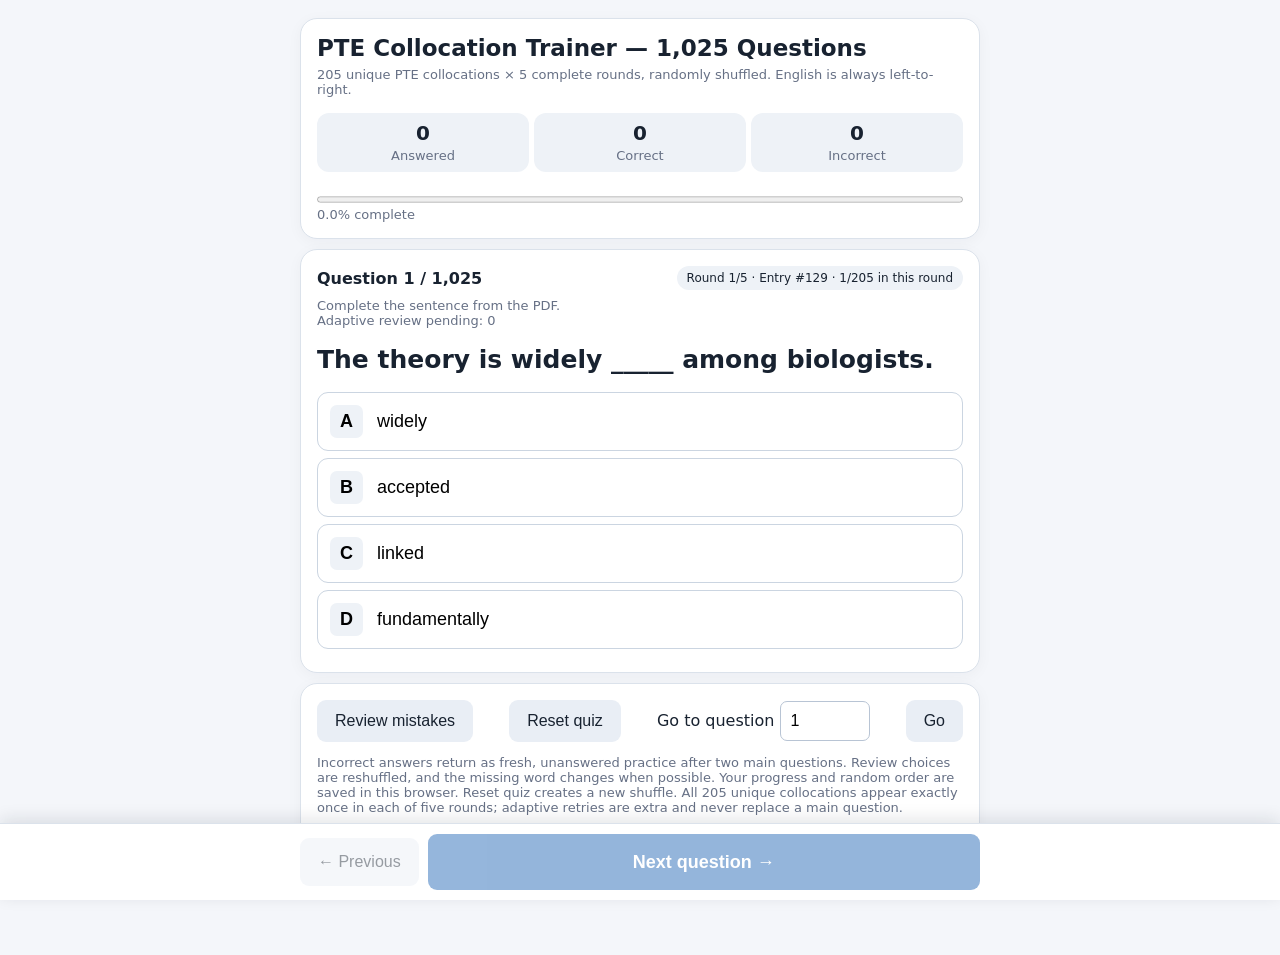
<file: index.html>
<!doctype html><html lang="en" dir="ltr"><head><meta charset="utf-8"><meta name="viewport" content="width=device-width,initial-scale=1"><title>PTE Trainer - Verified v6</title><style>*{box-sizing:border-box}body{font:16px system-ui,Arial,sans-serif;background:#f4f6fa;color:#182230;margin:0;padding:8px 10px 100px;direction:ltr;text-align:left}.wrap{max-width:680px;margin:auto}.card{background:white;border:1px solid #dbe2eb;border-radius:17px;padding:16px;margin:10px 0;box-shadow:0 3px 15px #1018280a}h1{font-size:23px;margin:0 0 6px}.muted{color:#667085;font-size:13px}.stats{display:grid;grid-template-columns:repeat(3,1fr);gap:10px}.stat{background:#eef2f7;border-radius:12px;padding:13px;text-align:center}.stat b{display:block;font-size:24px}progress{width:100%;height:13px;accent-color:#1264bd}.question{font-size:clamp(19px,5vw,25px);font-weight:650;line-height:1.45;direction:ltr;text-align:left;margin:14px 0;overflow-wrap:anywhere}.option{display:flex;gap:14px;align-items:center;width:100%;background:white;border:1.5px solid #cbd5e1;border-radius:11px;padding:12px;margin:7px 0;text-align:left;direction:ltr;font-size:18px;cursor:pointer}.option:disabled{cursor:default;opacity:1;color:#182230}.option.good{border-color:#13966b;background:#eaf8f1}.option.bad{border-color:#d64b4b;background:#fff0f0}.key{font-weight:700;background:#eef2f7;border-radius:7px;padding:6px 10px}button.action{border:0;background:#145db1;color:white;padding:12px 18px;border-radius:9px;font-size:16px;cursor:pointer}button.secondary{background:#e9eef5;color:#182230}button:disabled{opacity:.45;cursor:default}.controls{display:flex;gap:9px;flex-wrap:wrap;align-items:center;justify-content:space-between}.feedback{border-left:4px solid #159267;background:#f3f8f5;padding:14px;border-radius:7px;margin:15px 0}.feedback.error{border-left-color:#d64b4b;background:#fff4f4}.explanation{direction:ltr;text-align:left;font-size:15px}.hidden{display:none}input{width:90px;padding:10px;border:1px solid #b8c4d4;border-radius:7px;font-size:16px}#reviewList{max-height:360px;overflow:auto}.small{font-size:13px}.pill{border-radius:20px;background:#eef2f7;padding:5px 10px;font-size:12px} .navdock{position:fixed;bottom:0;left:0;right:0;z-index:20;background:#fffffffa;backdrop-filter:blur(10px);border-top:1px solid #dbe2eb;padding:10px max(12px, calc((100vw - 680px)/2)) calc(10px + env(safe-area-inset-bottom));margin-top:10px;box-shadow:0 -4px 16px #1018281c}.navdock #next{min-height:56px;flex:1;font-weight:750;font-size:18px}.navdock #prev{min-height:48px}.feedback{margin:9px 0;padding:10px}.feedback p{margin:7px 0}.stats{gap:5px}.stat{padding:8px}.stat b{font-size:20px}.option{min-height:52px}.question{min-height:0}@media(max-width:480px){h1{font-size:20px}.card{border-radius:14px}.pill{font-size:11px}.controls{gap:7px}.navdock #prev{padding:10px;font-size:13px}} </style></head><body><main class="wrap"><div class="card"><h1>PTE Collocation Trainer — 1,000 Questions</h1><div class="muted">200 numbered entries from your PDF × 5 appearances, shuffled throughout. English is always left-to-right.</div><div class="stats" style="margin:16px 0"><div class="stat"><b id="done">0</b><span class="muted">Answered</span></div><div class="stat"><b id="right">0</b><span class="muted">Correct</span></div><div class="stat"><b id="wrong">0</b><span class="muted">Incorrect</span></div></div><progress id="bar" max="1000" value="0"></progress><div class="muted" id="pct">0% complete</div></div><section class="card" id="quiz"><div class="controls"><strong id="number"></strong><span class="pill" id="source"></span></div><div class="muted" style="margin-top:8px">Complete the sentence from the PDF.</div><div id="reviewStatus" class="muted small"></div><div class="question" id="prompt"></div><div id="options"></div><div id="feedback" class="feedback hidden" aria-live="polite"></div><div class="controls navdock"><button class="action secondary" id="prev">← Previous</button><button class="action" id="next">Next question →</button></div></section><section class="card"><div class="controls"><button class="action secondary" id="review">Review mistakes</button><button class="action secondary" id="reset">Reset quiz</button><label>Go to question <input id="jump" type="number" min="1" max="1000" value="1"></label><button class="action secondary" id="go">Go</button></div><div id="reviewList" class="hidden"></div><p class="muted small">Incorrect answers return as fresh, unanswered practice after approximately four questions. Review choices are reshuffled, and the missing word changes when possible. Your progress is saved when browser storage is available. Use Reset quiz if an older saved session is stuck. The same 200 numbered entries are used exactly five times. Each of the 200 PDF entries is tested five times using its complete original example sentence. Repetitions may reuse the same sentence.</p></section></main><script>
const source=[[1, "significant impact"], [2, "growing concern"], [3, "widespread belief"], [4, "crucial role"], [5, "key factor"], [6, "fundamental principle"], [7, "major challenge"], [8, "potential benefits"], [9, "extensive research"], [10, "robust evidence"], [11, "common practice"], [12, "urgent need"], [13, "comprehensive review"], [14, "broad consensus"], [15, "substantial increase"], [16, "rapid growth"], [17, "critical issue"], [18, "vital importance"], [19, "complex process"], [20, "long-term effects"], [21, "short-term gains"], [22, "primary source"], [23, "secondary source"], [24, "central argument"], [25, "leading cause"], [26, "distinct advantage"], [27, "inherent risk"], [28, "remarkable achievement"], [29, "lasting impact"], [30, "immediate consequences"], [31, "valuable insights"], [32, "reasonable explanation"], [33, "plausible hypothesis"], [34, "compelling argument"], [35, "severe limitations"], [36, "notable exception"], [37, "striking contrast"], [38, "significant challenge"], [39, "relevant information"], [40, "accurate data"], [41, "sustainable development"], [42, "valuable insights"], [43, "academic performance"], [44, "economic growth"], [45, "cultural diversity"], [46, "global trade"], [47, "social inequality"], [48, "public awareness"], [49, "human behaviour"], [50, "natural resources"], [51, "conduct research"], [52, "raise awareness"], [53, "reach a consensus"], [54, "reach a conclusion"], [55, "draw a conclusion"], [56, "draw attention"], [57, "provide evidence"], [58, "provide insight"], [59, "play a role"], [60, "pose a threat"], [61, "pose a challenge"], [62, "take action"], [63, "take measures"], [64, "make progress"], [65, "make a decision"], [66, "make a contribution"], [67, "express an opinion"], [68, "carry out a study"], [69, "gather information"], [70, "obtain permission"], [71, "launch a campaign"], [72, "implement a policy"], [73, "adopt an approach"], [74, "achieve a goal"], [75, "meet a target"], [76, "meet demand"], [77, "meet a need"], [78, "overcome obstacles"], [79, "tackle a problem"], [80, "address an issue"], [81, "face challenges"], [82, "solve a problem"], [83, "ask a question"], [84, "answer a question"], [85, "raise a question"], [86, "give an example"], [87, "set an example"], [88, "follow a pattern"], [89, "break a record"], [90, "save time"], [91, "save money"], [92, "spend time"], [93, "gain experience"], [94, "gain access"], [95, "lose interest"], [96, "pay attention"], [97, "take responsibility"], [98, "take advantage"], [99, "take risks"], [100, "meet expectations"], [101, "climate change"], [102, "population growth"], [103, "market demand"], [104, "consumer behaviour"], [105, "policy framework"], [106, "research findings"], [107, "data analysis"], [108, "supply chain"], [109, "income inequality"], [110, "gender equality"], [111, "human rights"], [112, "public opinion"], [113, "government policy"], [114, "market value"], [115, "job opportunity"], [116, "life expectancy"], [117, "risk factor"], [118, "case study"], [119, "time frame"], [120, "role model"], [121, "peer pressure"], [122, "quality control"], [123, "customer service"], [124, "family background"], [125, "decision-making"], [126, "highly effective"], [127, "highly controversial"], [128, "widely recognised"], [129, "widely accepted"], [130, "deeply rooted"], [131, "deeply concerned"], [132, "closely linked"], [133, "closely related"], [134, "extremely important"], [135, "extremely difficult"], [136, "fundamentally different"], [137, "fundamentally changed"], [138, "significantly higher"], [139, "significantly lower"], [140, "perfectly suited"], [141, "entirely dependent"], [142, "partly responsible"], [143, "directly involved"], [144, "strongly influenced"], [145, "strictly prohibited"], [146, "relatively stable"], [147, "remarkably similar"], [148, "increasingly popular"], [149, "readily available"], [150, "universally acknowledged"], [151, "aware of"], [152, "consistent with"], [153, "responsible for"], [154, "subject to"], [155, "dependent on"], [156, "opposed to"], [157, "relevant to"], [158, "similar to"], [159, "essential to"], [160, "vulnerable to"], [161, "capable of"], [162, "typical of"], [163, "critical of"], [164, "familiar with"], [165, "different from"], [166, "compatible with"], [167, "accessible to"], [168, "beneficial to"], [169, "suitable for"], [170, "proud of"], [171, "contribute to"], [172, "result in"], [173, "rely on"], [174, "depend on"], [175, "account for"], [176, "focus on"], [177, "refer to"], [178, "deal with"], [179, "cope with"], [180, "benefit from"], [181, "suffer from"], [182, "participate in"], [183, "engage in"], [184, "agree with"], [185, "apply for"], [186, "consist of"], [187, "succeed in"], [188, "interfere with"], [189, "specialise in"], [190, "care for"], [191, "an increase in"], [192, "a decline in"], [193, "a rise in"], [194, "a fall in"], [195, "approach to"], [196, "access to"], [197, "demand for"], [198, "response to"], [199, "lack of"], [200, "alternative to"]];
source[source.findIndex(([id])=>id===42)]=[42,"clear distinction"];
source.push([201,"strong correlation"],[202,"practical implications"],[203,"empirical evidence"],[204,"address concerns"],[205,"broaden horizons"]);
function makeRand(seed){return()=>{seed=(Math.imul(seed,1664525)+1013904223)>>>0;return seed/4294967296}}
const STORAGE_VERSION='v8';
const ORDER_SEED_KEY='pte_order_seed_v8';
const REVIEW_INTERVAL=2;
function newSeed(){const values=new Uint32Array(1);if(globalThis.crypto?.getRandomValues){globalThis.crypto.getRandomValues(values);return values[0]}return(Date.now()^Math.floor(Math.random()*4294967296))>>>0}
let quizSeed;try{const storedSeed=localStorage.getItem(ORDER_SEED_KEY);quizSeed=storedSeed===null?NaN:Number(storedSeed);if(!Number.isInteger(quizSeed)||quizSeed<0||quizSeed>4294967295){quizSeed=newSeed();localStorage.setItem(ORDER_SEED_KEY,String(quizSeed))}}catch(e){quizSeed=newSeed()}
const random=makeRand(quizSeed);
const entries=source.map(([id,p])=>({id,p,group:id<=50?0:id<=100?1:id<=125?2:id<=150?3:id<=170?4:id<=190?5:6}));
const ROUND_SIZE=entries.length,TOTAL_QUESTIONS=ROUND_SIZE*5,LAST_INDEX=TOTAL_QUESTIONS-1;
let questions=[];for(let cycle=0;cycle<5;cycle++){let batch=entries.map(e=>({...e,cycle}));for(let i=batch.length-1;i>0;i--){let j=Math.floor(random()*(i+1));[batch[i],batch[j]]=[batch[j],batch[i]]}questions.push(...batch)}
const examples={"1": "The policy had a significant impact on poverty rates.", "2": "There is growing concern about data privacy.", "3": "There is a widespread belief that exercise improves mood.", "4": "Bees play a crucial role in pollination.", "5": "Education is a key factor in economic mobility.", "6": "Equality is a fundamental principle of democratic societies.", "7": "Climate change poses a major challenge for coastal cities.", "8": "Researchers highlighted the potential benefits of AI in medicine.", "9": "Extensive research has linked sleep to memory consolidation.", "10": "There is robust evidence that smoking causes lung disease.", "11": "Recycling has become a common practice in modern cities.", "12": "There is an urgent need for investment in public transport.", "13": "The report provides a comprehensive review of the sector.", "14": "There is a broad consensus among scientists on this issue.", "15": "The data showed a substantial increase in solar installations.", "16": "The region has seen rapid growth in its technology sector.", "17": "Water scarcity is a critical issue in arid regions.", "18": "Sleep is of vital importance for cognitive performance.", "19": "Protein synthesis is a complex process.", "20": "The study examined the long- term effects of early education.", "21": "Short-term gains often come at the cost of long-term stability.", "22": "Solar energy is a primary source of renewable power.", "23": "Journal articles are secondary sources in historical research.", "24": "The central argument of the paper is well-supported.", "25": "Smoking is a leading cause of preventable death.", "26": "Electric vehicles offer a distinct advantage in emissions.", "27": "There is an inherent risk in any new technology.", "28": "The telescope's launch was a remarkable achievement.", "29": "The reforms had a lasting impact on public education.", "30": "The storm had immediate consequences for local infrastructure.", "31": "The report offered valuable insights into consumer trends.", "32": "The researcher provided a reasonable explanation for the results.", "33": "The plausible hypothesis is that temperature drives migration.", "34": "The author makes a compelling argument for reform.", "35": "The study had severe limitations in sample size.", "36": "Denmark is a notable exception to this European trend.", "37": "There is a striking contrast between urban and rural outcomes.", "38": "Retention of older workers remains a significant challenge.", "39": "The report contains all the relevant information.", "40": "The analysis requires accurate data from multiple sources.", "41": "Sustainable development balances growth with environmental care.", "42": "The report offered valuable insights into consumer trends.", "43": "Sleep quality is linked to academic performance.", "44": "Economic growth has slowed in several advanced economies.", "45": "Cultural diversity is a strength of modern universities.", "46": "Global trade patterns have shifted since 2020.", "47": "Social inequality remains a pressing concern.", "48": "Campaigns aim to raise public awareness of recycling.", "49": "Human behaviour is shaped by both genetics and environment.", "50": "Many economies depend heavily on natural resources.", "51": "The team conducted research on deep-sea ecosystems.", "52": "The initiative aims to raise awareness of mental health.", "53": "The committee reached a consensus after long debate.", "54": "The researchers reached a conclusion after three years.", "55": "We cannot yet draw a firm conclusion from limited data.", "56": "The study draws attention to inequality in healthcare.", "57": "The fossil record provides evidence of rapid evolution.", "58": "The research provides insight into consumer decision-making.", "59": "Language plays a role in shaping cultural identity.", "60": "Invasive species pose a threat to local biodiversity.", "61": "Aging populations pose a challenge for healthcare systems.", "62": "Governments must take action on climate change.", "63": "The company took measures to reduce emissions.", "64": "The team has made significant progress on the project.", "65": "Investors must make a decision based on available information.", "66": "She made a major contribution to the field.", "67": "Participants were invited to express an opinion.", "68": "Researchers carried out a study on urban sleep patterns.", "69": "The survey gathered information from 5,000 households.", "70": "Researchers obtained permission before contacting participants.", "71": "The charity launched a campaign to improve literacy.", "72": "The city implemented a policy to reduce plastic waste.", "74": "Most students struggle to achieve this goal without support.", "75": "The company failed to meet its emissions target.", "76": "Supply could not meet demand during the peak season.", "77": "The new service aims to meet a growing need.", "78": "Startups often have to overcome significant obstacles.", "79": "Policymakers must tackle the problem of affordable housing.", "80": "The report addresses the issue of workplace stress.", "81": "Rural hospitals face particular challenges with staffing.", "82": "Technology alone cannot solve this problem.", "83": "The journalist asked a direct question.", "84": "The spokesperson refused to answer the question.", "86": "Let me give an example of how this works in practice.", "87": "The CEO wanted to set an example through her actions.", "88": "The migration follows a predictable seasonal pattern.", "89": "The athlete broke the world record in 2023.", "90": "Using templates can save time during preparation.", "91": "Switching suppliers could save the business money.", "92": "They spend time reviewing every submission.", "93": "Interns gain valuable experience during placement.", "94": "Only authorised staff gain access to the database.", "95": "Students lose interest when lessons are not engaging.", "96": "Drivers must pay attention to road conditions.", "97": "Managers should take responsibility for their decisions.", "98": "Some companies take advantage of tax loopholes.", "99": "Successful entrepreneurs take calculated risks.", "100": "The film failed to meet audience expectations.", "101": "Climate change is reshaping coastal ecosystems.", "102": "Population growth places pressure on urban services.", "103": "Market demand for electric vehicles is rising quickly.", "104": "Consumer behaviour has shifted since the pandemic.", "105": "A robust policy framework is essential for implementation.", "106": "The research findings were published in Nature.", "107": "The report includes detailed data analysis.", "108": "Global supply chains were disrupted during the crisis.", "109": "Income inequality has widened in many developed economies.", "110": "Gender equality remains a key policy objective.", "112": "Public opinion has shifted on this issue.", "113": "Government policy has strongly favoured renewable energy.", "114": "The company's market value has doubled since 2022.", "115": "The region offers many job opportunities in technology.", "116": "Life expectancy has risen steadily in most countries.", "117": "Smoking is a major risk factor for heart disease.", "118": "The report includes a case study of Copenhagen.", "119": "The project has a tight time frame.", "120": "Teachers serve as role models for young students.", "121": "Peer pressure strongly influences adolescent behaviour.", "122": "Strict quality control is essential in manufacturing.", "123": "Good customer service builds brand loyalty.", "124": "Family background influences educational outcomes.", "125": "Decision-making under uncertainty is a core skill.", "126": "The intervention was highly effective.", "127": "The policy remains highly controversial.", "128": "Her work is widely recognised in the field.", "129": "The theory is widely accepted among biologists.", "130": "The tradition is deeply rooted in local culture.", "131": "Residents are deeply concerned about flooding.", "132": "The two variables are closely linked.", "133": "These species are closely related.", "134": "Early detection is extremely important.", "135": "Quitting smoking can be extremely difficult.", "136": "The two models are fundamentally different.", "137": "The internet has fundamentally changed how we communicate.", "138": "Rural infection rates were significantly higher.", "139": "The new design has significantly lower energy use.", "140": "The soil is perfectly suited to vineyards.", "141": "The region is entirely dependent on seasonal tourism.", "142": "Industrial emissions are partly responsible for smog.", "143": "The CEO was directly involved in the negotiations.", "144": "The painter was strongly influenced by Impressionism.", "145": "Smoking is strictly prohibited in all public buildings.", "146": "The economy has remained relatively stable", "147": "The two languages are remarkably similar.", "148": "Electric bikes are becoming increasingly popular.", "149": "Information is now readily available online.", "150": "The threat is universally acknowledged by experts.", "151": "Investors should be aware of the risks.", "152": "The data is consistent with earlier studies.", "153": "Local councils are responsible for waste collection.", "154": "All applications are subject to review.", "155": "The economy is dependent on seasonal tourism.", "156": "Many residents are opposed to the new proposal.", "157": "These findings are relevant to urban planners.", "158": "This method is similar to previous approaches.", "159": "Good sleep is essential to cognitive function.", "160": "Coastal cities are vulnerable to flooding.", "162": "This behaviour is typical of the species.", "163": "The report was critical of current regulations.", "164": "Students should be familiar with the format.", "165": "This approach is different from traditional methods.", "166": "The software is compatible with most systems.", "167": "The service is accessible to everyone.", "168": "Exercise is beneficial to both body and mind.", "169": "This material is suitable for outdoor use.", "170": "The team is proud of their achievement.", "171": "Regular exercise contributes to mental health.", "172": "The policy resulted in lower emissions.", "173": "Many communities rely on seasonal rainfall.", "174": "The outcome depends on cooperation.", "175": "This factor accounts for most of the variation.", "176": "The chapter focuses on industrial policy.", "177": "The author refers to several classic studies.", "178": "The book deals with environmental law.", "179": "Families struggle to cope with rising costs.", "180": "Students benefit from small class sizes.", "181": "Many elderly people suffer from chronic loneliness.", "182": "Students participate in weekly discussions.", "183": "Children engage in creative play naturally.", "184": "The critics largely agree with the conclusion.", "185": "Candidates must apply for a visa in advance.", "186": "The team consists of five researchers.", "187": "The startup succeeded in entering the market.", "188": "Noise can interfere with concentration.", "189": "The firm specialises in renewable energy.", "190": "The program cares for vulnerable children.", "191": "There was an increase in public investment.", "192": "The report showed a decline in readership.", "193": "A rise in global temperatures has been recorded.", "194": "A fall in employment followed the closures.", "195": "The new approach to treatment shows promise.", "196": "Equal access to education is a key objective.", "197": "Demand for sustainable products continues to grow.", "198": "The rapid response to the outbreak saved lives.", "199": "A lack of data hampered the investigation.", "200": "Cycling is a healthy alternative to driving.", "73": "The school adopted a new approach to assessment.", "85": "These results raise important questions about the method.", "111": "Human rights principles underpin the convention.", "161": "The new device is capable of measuring at nano-scale."};
Object.assign(examples,{42:"The report makes a clear distinction between correlation and causation.",201:"The study found a strong correlation between sleep and memory.",202:"These findings have practical implications for public policy.",203:"The claim is supported by empirical evidence from several studies.",204:"The revised policy addresses concerns raised by local residents.",205:"International study can broaden horizons and build confidence."});
questions=questions.map(q=>{
 const sentence=examples[q.id];const words=q.p.split(' ');
 let position=(q.cycle%2===0?words.length-1:0);
 let target=words[position];let pattern=sentence;let correct=target;
 const escaped=target.replace(/[.*+?^${}()|[\]\\]/g,'\\$&');
 let re=new RegExp('\\b'+escaped+'\\b','i');
 if(!re.test(sentence)){
  const forms={conduct:'conducted',raise:'raised',reach:'reached',draw:'draws',provide:'provides',play:'plays',pose:'poses',take:'took',make:'made',express:'expressed',carry:'carried',gather:'gathered',obtain:'obtained',launch:'launched',implement:'implemented',adopt:'adopted',achieve:'achieved',meet:'met',overcome:'overcome',tackle:'tackled',address:'addresses',face:'faces',solve:'solve',ask:'asked',answer:'answer',give:'give',set:'set',follow:'follows',break:'broke',save:'save',spend:'spend',gain:'gain',lose:'lose',pay:'pay',climate:'Climate',job:'job',source:'sources',opportunity:'opportunities',finding:'findings',risk:'risks',role:'roles',effect:'effects',consequence:'consequences',insight:'insights',question:'questions',challenge:'challenges',study:'study'};
  if(forms[target]){re=new RegExp('\\b'+forms[target]+'\\b','i');correct=forms[target]}
 }
 if(!re.test(sentence)){
   for(const w of words){const x=new RegExp('\\b'+w.replace(/[.*+?^${}()|[\]\\]/g,'\\$&')+'\\b','i');if(x.test(sentence)){re=x;correct=w;break}}
 }
 if(re.test(sentence)){pattern=sentence.replace(re,'_____')}
 else {pattern='Complete the collocation: '+words.map((w,i)=>i===position?'_____':w).join(' ')+' — Context: '+sentence;correct=target}
 let pool=[...new Set(entries.filter(e=>e.id!==q.id&&e.group===q.group).flatMap(e=>e.p.split(' ')).filter(w=>w.toLowerCase()!==correct.toLowerCase()&&w.length>1))];
 for(let i=pool.length-1;i>0;i--){let j=Math.floor(random()*(i+1));[pool[i],pool[j]]=[pool[j],pool[i]]}
 let opts=[correct,...pool.slice(0,3)];for(let i=opts.length-1;i>0;i--){let j=Math.floor(random()*(i+1));[opts[i],opts[j]]=[opts[j],opts[i]]}
 return {...q,correct,opts,prompt:pattern,sentence};
});
let reviewQueue=[];let reviewCounter=0;let activeReview=null;let reviewAnswer=null;let reviewVariant=null;let retrySerial=0;
function freshReview(q){
  const words=q.p.split(' ');
  const oldBlank=q.correct;
  const candidates=words.filter(w=>new RegExp('\\b'+w.replace(/[.*+?^${}()|[\]\\]/g,'\\$&')+'\\b','i').test(q.sentence));
  let target=candidates.find(w=>w.toLowerCase()!==String(oldBlank).toLowerCase())||candidates[0]||q.correct;
  let re=new RegExp('\\b'+target.replace(/[.*+?^${}()|[\]\\]/g,'\\$&')+'\\b','i');
  let prompt=re.test(q.sentence)?q.sentence.replace(re,'_____'):q.prompt;
  if(prompt===q.prompt&&candidates.length>1){target=candidates.find(w=>w.toLowerCase()!==q.correct.toLowerCase())||target;re=new RegExp('\\b'+target+'\\b','i');prompt=q.sentence.replace(re,'_____')}
  if(prompt===q.prompt)target=q.correct;
  const pool=[...new Set(entries.filter(e=>e.id!==q.id&&e.group===q.group).flatMap(e=>e.p.split(' ')).filter(w=>w.toLowerCase()!==target.toLowerCase()&&w.length>1))];
  let rand=makeRand(83471+retrySerial*37+q.id);
  for(let i=pool.length-1;i>0;i--){let j=Math.floor(rand()*(i+1));[pool[i],pool[j]]=[pool[j],pool[i]]}
  let opts=[target,...pool.slice(0,3)];for(let i=opts.length-1;i>0;i--){let j=Math.floor(rand()*(i+1));[opts[i],opts[j]]=[opts[j],opts[i]]}
  return {...q,correct:target,opts,prompt};
}
try{reviewQueue=JSON.parse(localStorage.getItem('pte_adaptive_queue_v4')||'[]');reviewCounter=Number(localStorage.getItem('pte_adaptive_counter_v4')||0)}catch(e){};let answers={};try{answers=JSON.parse(localStorage.getItem('pte_answers_v8')||'{}')}catch(e){};let current=0;try{current=Number(localStorage.getItem('pte_index_v8')||0)}catch(e){};if(!Array.isArray(reviewQueue))reviewQueue=[];if(!answers||typeof answers!=='object'||Array.isArray(answers))answers={};if(!(current>=0&&current<TOTAL_QUESTIONS))current=0;reviewQueue=[...new Set(reviewQueue.filter(x=>Number.isInteger(x)&&x>=0&&x<TOTAL_QUESTIONS&&answers[x]!==undefined&&answers[x]!==questions[x].correct))];if(!Number.isFinite(reviewCounter)||reviewCounter<0)reviewCounter=0;
const el=id=>document.getElementById(id);function save(){try{localStorage.setItem('pte_answers_v8',JSON.stringify(answers));localStorage.setItem('pte_index_v8',String(current));localStorage.setItem('pte_adaptive_queue_v4',JSON.stringify(reviewQueue));localStorage.setItem('pte_adaptive_counter_v4',String(reviewCounter))}catch(e){}}
function render(){const q=activeReview!==null?reviewVariant:questions[current],given=activeReview!==null?(reviewAnswer===null?undefined:reviewAnswer):answers[current];el('number').textContent=activeReview!==null?`Extra practice · Entry #${q.id}`:`Question ${current+1} / ${TOTAL_QUESTIONS.toLocaleString()}`;el('source').textContent=activeReview!==null?'Mistake reinforcement':`Round ${q.cycle+1}/5 · Entry #${q.id} · ${((current%ROUND_SIZE)+1)}/${ROUND_SIZE} in this round`;el('reviewStatus').textContent=`Adaptive review pending: ${reviewQueue.length}${activeReview!==null?' · Retry until correct':''}`;el('prompt').textContent=q.prompt;el('jump').value=current+1;el('jump').max=TOTAL_QUESTIONS;let opts=el('options');opts.innerHTML='';q.opts.forEach((option,i)=>{const b=document.createElement('button');b.className='option'+(given!==undefined?(option===q.correct?' good':option===given?' bad':''):'');b.disabled=given!==undefined;const k=document.createElement('span');k.className='key';k.textContent='ABCD'[i];b.append(k,document.createTextNode(option));b.onclick=()=>{if(activeReview!==null){reviewAnswer=option;save();render();return}answers[current]=option;if(option!==q.correct&&!reviewQueue.includes(current))reviewQueue.push(current);save();render()};opts.appendChild(b)});let f=el('feedback');if(given!==undefined){f.className='feedback'+(given!==q.correct?' error':'');f.innerHTML='';const head=document.createElement('strong');head.textContent=given===q.correct?'✓ Correct':'✕ Incorrect';const expr=document.createElement('p');expr.textContent=`Correct collocation: ${q.p} | Full sentence: ${q.sentence}`;const ar=document.createElement('div');ar.className='explanation';ar.textContent=given===q.correct?'Correct. Remember the complete collocation in its original word order.':'The correct answer is shown above. Study the original word order and the full example sentence.';f.append(head,expr,ar)}else f.className='hidden';el('prev').disabled=current===0;el('next').disabled=given===undefined;el('next').textContent=activeReview!==null?'Continue →':(current===LAST_INDEX?'Finish / Review →':'Next question →');let done=Object.keys(answers).length;let right=Object.entries(answers).filter(([i,v])=>questions[+i]?.correct===v).length;el('done').textContent=done;el('right').textContent=right;el('wrong').textContent=done-right;el('bar').max=TOTAL_QUESTIONS;el('bar').value=done;el('pct').textContent=`${(done/TOTAL_QUESTIONS*100).toFixed(1)}% complete`;save()}
el('next').onclick=()=>{
  const isReview=activeReview!==null;
  const answeredNow=isReview?reviewAnswer!==null:answers[current]!==undefined;
  if(!answeredNow)return;
  if(isReview){
    const reviewedIndex=activeReview;
    const passed=reviewAnswer===reviewVariant.correct;
    reviewQueue=reviewQueue.filter(x=>x!==reviewedIndex);
    if(!passed)reviewQueue.push(reviewedIndex);
    activeReview=null;reviewAnswer=null;reviewVariant=null;
    // A retry is an extra question: never skip the pending main question.
    reviewCounter=0;
    // Resume the main question that was waiting while the review appeared.
    while(current<LAST_INDEX&&answers[current]!==undefined)current++;save();render();return;
  }
  // Advance the main cursor BEFORE displaying an extra review.
  // Otherwise returning from review shows the already answered question again.
  if(current<LAST_INDEX)current++;
  while(current<LAST_INDEX&&answers[current]!==undefined)current++;
  reviewCounter++;
  if(reviewQueue.length&&reviewCounter>=REVIEW_INTERVAL){
    const pending=reviewQueue.find(x=>Number.isInteger(x)&&x>=0&&x<TOTAL_QUESTIONS);
    if(pending!==undefined){
      activeReview=pending;reviewAnswer=null;retrySerial++;
      reviewVariant=freshReview(questions[pending]);
      reviewCounter=0;save();render();return;
    }
  }
  if(current===LAST_INDEX&&answers[LAST_INDEX]!==undefined&&reviewQueue.length){
    activeReview=reviewQueue[0];reviewAnswer=null;retrySerial++;
    reviewVariant=freshReview(questions[activeReview]);
  }else if(current===LAST_INDEX&&answers[LAST_INDEX]!==undefined&&!reviewQueue.length){
    alert(`All ${TOTAL_QUESTIONS.toLocaleString()} main questions completed.`);
  }
  save();render();
};el('reset').onclick=()=>{if(confirm('Reset all answers, reshuffle all collocations, and start again?')){try{['pte_answers_v8','pte_index_v8','pte_adaptive_queue_v4','pte_adaptive_counter_v4',ORDER_SEED_KEY].forEach(key=>localStorage.removeItem(key))}catch(e){};location.reload()}};el('prev').onclick=()=>{activeReview=null;reviewAnswer=null;reviewVariant=null;if(current>0){current--;render()}};el('go').onclick=()=>{let n=Number(el('jump').value);if(Number.isInteger(n)&&n>=1&&n<=TOTAL_QUESTIONS){activeReview=null;reviewAnswer=null;reviewVariant=null;current=n-1;render()}};el('review').onclick=()=>{const list=el('reviewList');list.innerHTML='';let errors=Object.keys(answers).map(Number).filter(i=>answers[i]!==questions[i].correct);if(!errors.length)list.textContent='No incorrect answers yet.';errors.forEach(i=>{let b=document.createElement('button');b.className='option';b.textContent=`Question ${i+1}: ${questions[i].p}`;b.onclick=()=>{activeReview=null;reviewVariant=null;current=i;list.classList.add('hidden');render()};list.appendChild(b)});list.classList.toggle('hidden')};document.title='PTE Trainer — Ekzellence';const title=document.querySelector?.('h1');if(title)title.textContent=`PTE Collocation Trainer — ${TOTAL_QUESTIONS.toLocaleString()} Questions`;const subtitle=document.querySelector?.('.wrap > .card .muted');if(subtitle)subtitle.textContent=`${ROUND_SIZE} unique PTE collocations × 5 complete rounds, randomly shuffled. English is always left-to-right.`;const help=document.querySelector?.('p.muted.small');if(help)help.textContent=`Incorrect answers return as fresh, unanswered practice after two main questions. Review choices are reshuffled, and the missing word changes when possible. Your progress and random order are saved in this browser. Reset quiz creates a new shuffle. All ${ROUND_SIZE} unique collocations appear exactly once in each of five rounds; adaptive retries are extra and never replace a main question.`;render();
</script></body></html>
</file>
